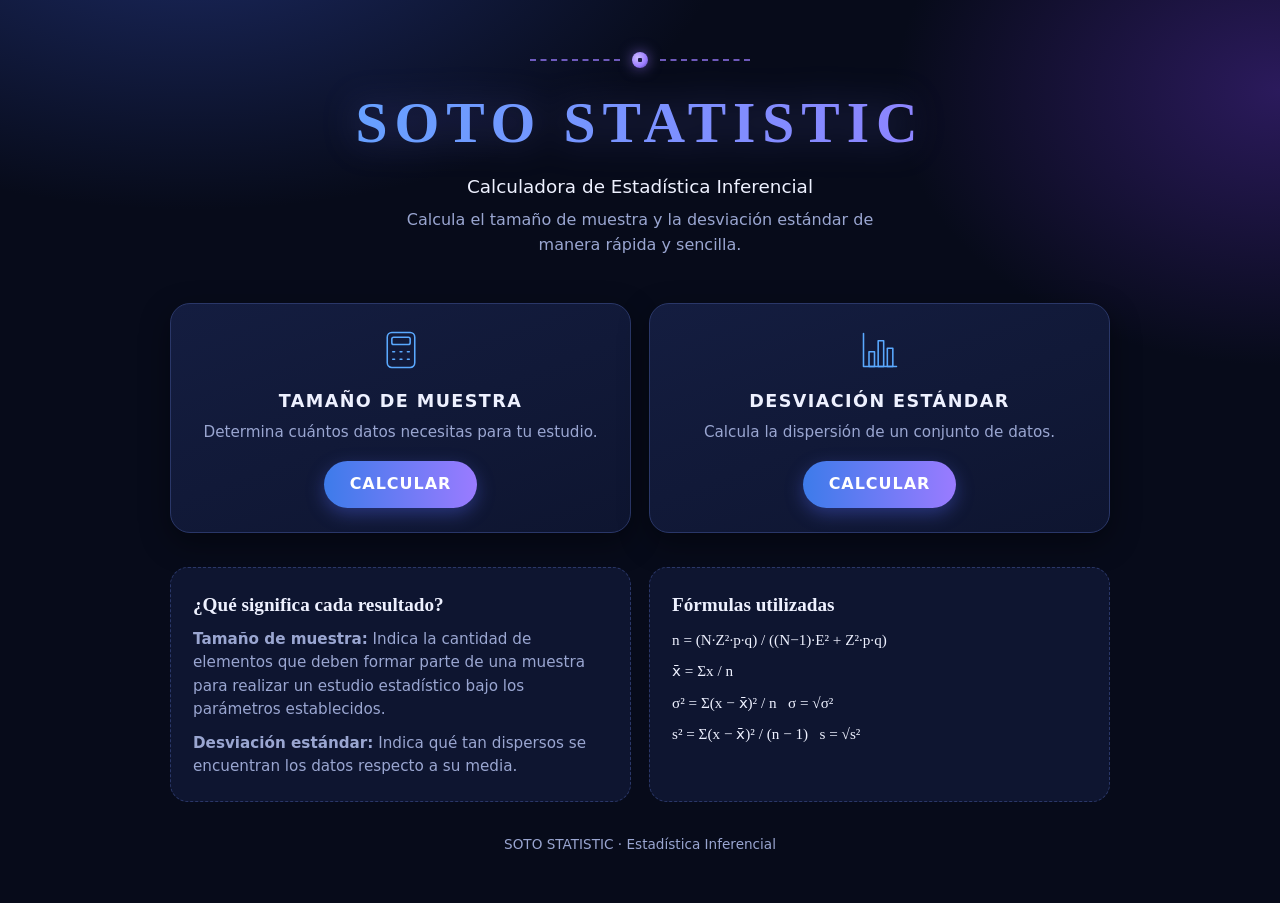
<file: index.html>
<!DOCTYPE html>
<html lang="es">
<head>
<meta charset="UTF-8">
<meta name="viewport" content="width=device-width, initial-scale=1">
<title>SOTO STATISTIC – Calculadora de Estadística Inferencial</title>
<style>
/* ===== 1. VARIABLES DE COLOR Y TIPOGRAFÍA ===== */
:root{
  --bg:#070b1a; --panel:#0e1530; --panel2:#141d40; --line:#2a3768;
  --blue:#5aa9ff; --violet:#9a7bff; --text:#eef1ff; --muted:#9aa6d1;
  --ok:#5ce1c6; --err:#ff7a93;
  --font:"Segoe UI",system-ui,-apple-system,Roboto,Helvetica,Arial,sans-serif;
  --serif:Georgia,"Times New Roman",serif;
}
*{box-sizing:border-box;margin:0}
body{
  font-family:var(--font);color:var(--text);line-height:1.55;min-height:100vh;padding:24px 16px 48px;
  background:radial-gradient(900px 500px at 15% -10%,#1c2a63 0%,transparent 60%),
             radial-gradient(700px 500px at 100% 10%,#2b1a5c 0%,transparent 55%),var(--bg);
}
.wrap{max-width:940px;margin:0 auto}
:focus-visible{outline:2px solid var(--blue);outline-offset:2px}

/* ===== 2. ENCABEZADO ===== */
header{text-align:center;padding:28px 0 20px}
.stitch{display:flex;align-items:center;justify-content:center;gap:12px;margin-bottom:10px}
.stitch i{flex:0 1 90px;border-top:2px dashed var(--violet);opacity:.7}
.button-dot{width:16px;height:16px;border-radius:50%;background:radial-gradient(circle at 35% 35%,#cdbdff,var(--violet) 60%,#4b3aa0);
  box-shadow:0 0 14px rgba(154,123,255,.6);position:relative}
.button-dot::after{content:"";position:absolute;inset:5px;background:
  radial-gradient(circle,#0a1030 2px,transparent 2.5px) 0 0/6px 6px;opacity:.9}
h1{font-family:var(--serif);font-size:clamp(2.1rem,7vw,3.6rem);letter-spacing:.12em;font-weight:700;
  background:linear-gradient(90deg,var(--blue),var(--violet));-webkit-background-clip:text;background-clip:text;color:transparent;
  filter:drop-shadow(0 0 18px rgba(120,120,255,.35))}
.subtitle{font-size:1.15rem;margin-top:6px}
.desc{color:var(--muted);max-width:52ch;margin:6px auto 0}

/* ===== 3. TARJETAS DE MENÚ ===== */
.menu{display:grid;grid-template-columns:1fr 1fr;gap:18px;margin:26px 0}
.card{background:linear-gradient(160deg,var(--panel2),var(--panel));border:1px solid var(--line);border-radius:20px;
  padding:24px;text-align:center;box-shadow:0 10px 30px rgba(0,0,0,.4);transition:transform .25s,border-color .25s,box-shadow .25s}
.card:hover{transform:translateY(-3px);border-color:var(--violet)}
.card.active{border-color:var(--blue);box-shadow:0 0 0 1px var(--blue),0 12px 34px rgba(90,169,255,.18)}
.card svg{width:44px;height:44px;stroke:var(--blue);fill:none;stroke-width:1.7;stroke-linecap:round;stroke-linejoin:round;margin-bottom:8px}
.card h2{font-size:1.1rem;letter-spacing:.08em;margin-bottom:6px}
.card p{color:var(--muted);font-size:.95rem;margin-bottom:16px}

/* ===== 4. BOTONES ===== */
button{font:inherit;cursor:pointer;border:0;border-radius:999px;padding:11px 26px;font-weight:700;letter-spacing:.06em;
  transition:transform .15s,box-shadow .2s,filter .2s}
.btn{background:linear-gradient(90deg,#3d7bea,var(--violet));color:#fff;box-shadow:0 6px 18px rgba(90,110,255,.35)}
.btn:hover{transform:translateY(-2px);box-shadow:0 10px 24px rgba(120,110,255,.5);filter:brightness(1.08)}
.btn2{background:transparent;color:var(--muted);border:1px solid var(--line)}
.btn2:hover{color:var(--text);border-color:var(--blue)}

/* ===== 5. PANELES DE CALCULADORA ===== */
.panel{display:none;background:var(--panel);border:1px solid var(--line);border-radius:22px;padding:28px;
  box-shadow:0 14px 40px rgba(0,0,0,.45);animation:in .35s ease}
.panel.show{display:block}
@keyframes in{from{opacity:0;transform:translateY(8px)}to{opacity:1;transform:none}}
.panel h3{font-family:var(--serif);font-size:1.5rem;margin-bottom:4px}
.panel .hint{color:var(--muted);margin-bottom:18px;font-size:.95rem}
.grid{display:grid;grid-template-columns:1fr 1fr;gap:16px}
label{display:block;font-size:.9rem;color:var(--muted);margin-bottom:5px}
input,select,textarea{width:100%;font:inherit;color:var(--text);background:#0a1029;border:1px solid var(--line);
  border-radius:12px;padding:11px 14px;transition:border-color .2s,box-shadow .2s}
input:focus,select:focus,textarea:focus{outline:0;border-color:var(--blue);box-shadow:0 0 0 3px rgba(90,169,255,.2)}
textarea{min-height:120px;resize:vertical}
.actions{display:flex;gap:12px;margin-top:20px;flex-wrap:wrap}

/* ===== 6. RESULTADOS ===== */
.msg{display:none;margin-top:16px;padding:12px 16px;border-radius:12px;background:rgba(255,122,147,.1);
  border:1px solid var(--err);color:var(--err)}
.result{display:none;margin-top:22px;padding:22px;border-radius:18px;border:1px solid var(--violet);
  background:linear-gradient(160deg,#1a2050,#120f36);box-shadow:inset 0 0 30px rgba(154,123,255,.12)}
.big{font-size:clamp(1.3rem,4.5vw,2rem);font-weight:800;color:var(--ok);text-align:center;margin-bottom:12px}
.chips{display:flex;flex-wrap:wrap;gap:8px;justify-content:center;margin-bottom:12px}
.chip{background:#0a1029;border:1px solid var(--line);border-radius:999px;padding:4px 14px;font-size:.92rem}
.formula{text-align:center;color:var(--muted);font-family:var(--serif);font-style:italic;overflow-x:auto;padding-top:4px}
.stats{display:grid;grid-template-columns:1fr 1fr;gap:12px;margin-top:14px}
.stat{background:#0a1029;border:1px solid var(--line);border-radius:14px;padding:12px 16px}
.stat span{display:block;font-size:.85rem;color:var(--muted)}
.stat b{font-size:1.25rem}
.stat.hl{border-color:var(--ok)}
.stat.hl b{color:var(--ok)}

/* ===== 7. SECCIÓN EDUCATIVA ===== */
.edu{margin-top:34px;display:grid;grid-template-columns:1fr 1fr;gap:18px}
.edu section{background:var(--panel);border:1px dashed var(--line);border-radius:18px;padding:22px}
.edu h4{font-family:var(--serif);font-size:1.2rem;margin-bottom:8px}
.edu p,.edu li{color:var(--muted);font-size:.95rem}
.edu ul{list-style:none;padding:0}
.edu li{margin:8px 0;font-family:var(--serif);color:var(--text)}
footer{text-align:center;color:var(--muted);font-size:.85rem;margin-top:32px}

/* ===== 8. RESPONSIVE ===== */
@media(max-width:640px){
  .menu,.grid,.edu,.stats{grid-template-columns:1fr}
  .panel{padding:20px}
}
@media(prefers-reduced-motion:reduce){*{animation:none!important;transition:none!important}}
</style>
</head>
<body>
<div class="wrap">

  <!-- ===== ENCABEZADO ===== -->
  <header>
    <div class="stitch"><i></i><span class="button-dot"></span><i></i></div>
    <h1>SOTO STATISTIC</h1>
    <p class="subtitle">Calculadora de Estadística Inferencial</p>
    <p class="desc">Calcula el tamaño de muestra y la desviación estándar de manera rápida y sencilla.</p>
  </header>

  <!-- ===== MENÚ DE TARJETAS ===== -->
  <div class="menu">
    <div class="card" id="card-muestra">
      <svg viewBox="0 0 48 48" aria-hidden="true"><rect x="9" y="5" width="30" height="38" rx="5"/><rect x="14" y="10" width="20" height="8" rx="2"/><path d="M15 26h2M23 26h2M31 26h2M15 34h2M23 34h2M31 34h2"/></svg>
      <h2>TAMAÑO DE MUESTRA</h2>
      <p>Determina cuántos datos necesitas para tu estudio.</p>
      <button class="btn" data-target="muestra">CALCULAR</button>
    </div>
    <div class="card" id="card-desv">
      <svg viewBox="0 0 48 48" aria-hidden="true"><path d="M6 42h36M6 42V6"/><rect x="12" y="26" width="6" height="16"/><rect x="22" y="14" width="6" height="28"/><rect x="32" y="22" width="6" height="20"/></svg>
      <h2>DESVIACIÓN ESTÁNDAR</h2>
      <p>Calcula la dispersión de un conjunto de datos.</p>
      <button class="btn" data-target="desv">CALCULAR</button>
    </div>
  </div>

  <!-- ===== MÓDULO 1: TAMAÑO DE MUESTRA ===== -->
  <section class="panel" id="panel-muestra">
    <h3>Calculadora de Tamaño de Muestra</h3>
    <p class="hint">Población finita. Completa los campos y presiona CALCULAR.</p>
    <div class="grid">
      <div><label for="N">Tamaño de población (N)</label><input id="N" type="number" min="1" step="any" placeholder="Ej: 500"></div>
      <div><label for="conf">Nivel de confianza</label>
        <select id="conf"><option value="1.645">90%</option><option value="1.96" selected>95%</option><option value="2.576">99%</option></select></div>
      <div><label for="E">Margen de error (%)</label><input id="E" type="number" step="any" placeholder="Ej: 5"></div>
      <div><label for="p">Proporción esperada p (%)</label><input id="p" type="number" step="any" value="50"></div>
    </div>
    <div class="msg" id="msg-muestra" role="alert"></div>
    <div class="actions"><button class="btn" id="calc-muestra">CALCULAR</button><button class="btn2" id="clear-muestra">LIMPIAR</button></div>
    <div class="result" id="res-muestra">
      <div class="big" id="n-out"></div>
      <div class="chips" id="n-params"></div>
      <div class="formula">n = (N × Z² × p × q) / ((N − 1) × E² + Z² × p × q)</div>
    </div>
  </section>

  <!-- ===== MÓDULO 2: DESVIACIÓN ESTÁNDAR ===== -->
  <section class="panel" id="panel-desv">
    <h3>Calculadora de Desviación Estándar</h3>
    <p class="hint">Ingresa los datos separados por comas, espacios o saltos de línea.</p>
    <label for="datos">Datos</label>
    <textarea id="datos" placeholder="12, 15, 18, 20, 14, 16"></textarea>
    <div class="msg" id="msg-desv" role="alert"></div>
    <div class="actions"><button class="btn" id="calc-desv">CALCULAR</button><button class="btn2" id="clear-desv">LIMPIAR</button></div>
    <div class="result" id="res-desv">
      <div class="stats">
        <div class="stat hl"><span>Desviación estándar poblacional</span><b id="o-sp"></b></div>
        <div class="stat hl"><span>Desviación estándar muestral</span><b id="o-ss"></b></div>
        <div class="stat"><span>Número de datos</span><b id="o-n"></b></div>
        <div class="stat"><span>Media</span><b id="o-mean"></b></div>
        <div class="stat"><span>Varianza poblacional</span><b id="o-vp"></b></div>
        <div class="stat"><span>Varianza muestral</span><b id="o-vs"></b></div>
      </div>
    </div>
  </section>

  <!-- ===== SECCIÓN EDUCATIVA ===== -->
  <div class="edu">
    <section>
      <h4>¿Qué significa cada resultado?</h4>
      <p><b>Tamaño de muestra:</b> Indica la cantidad de elementos que deben formar parte de una muestra para realizar un estudio estadístico bajo los parámetros establecidos.</p>
      <p style="margin-top:10px"><b>Desviación estándar:</b> Indica qué tan dispersos se encuentran los datos respecto a su media.</p>
    </section>
    <section>
      <h4>Fórmulas utilizadas</h4>
      <ul>
        <li>n = (N·Z²·p·q) / ((N−1)·E² + Z²·p·q)</li>
        <li>x̄ = Σx / n</li>
        <li>σ² = Σ(x − x̄)² / n &nbsp; σ = √σ²</li>
        <li>s² = Σ(x − x̄)² / (n − 1) &nbsp; s = √s²</li>
      </ul>
    </section>
  </div>
  <footer>SOTO STATISTIC · Estadística Inferencial</footer>
</div>

<script>
/* ===== UTILIDADES ===== */
const $ = id => document.getElementById(id);

function showError(id, text){ const m=$(id); m.textContent=text; m.style.display="block"; }
function hideMsg(id){ $(id).style.display="none"; }

/* ===== NAVEGACIÓN ENTRE CALCULADORAS ===== */
function openPanel(name){
  ["muestra","desv"].forEach(k=>{
    $("panel-"+k).classList.toggle("show", k===name);
    $("card-"+k).classList.toggle("active", k===name);
  });
  $("panel-"+name).scrollIntoView({behavior:"smooth",block:"start"});
}
document.querySelectorAll("[data-target]").forEach(b=>
  b.addEventListener("click",()=>openPanel(b.dataset.target)));

/* ===== MÓDULO 1: TAMAÑO DE MUESTRA ===== */
function calcularMuestra(){
  hideMsg("msg-muestra"); $("res-muestra").style.display="none";

  const rawN=$("N").value.trim(), rawE=$("E").value.trim(), rawP=$("p").value.trim();
  if(rawN===""||rawE===""||rawP===""){ return showError("msg-muestra","Completa todos los campos."); }

  const N=Number(rawN), E=Number(rawE)/100, p=Number(rawP)/100, Z=Number($("conf").value);
  if(!isFinite(N)||!isFinite(E)||!isFinite(p)) return showError("msg-muestra","Ingresa solo valores numéricos.");
  if(N<=0)            return showError("msg-muestra","El tamaño de población (N) debe ser mayor que 0.");
  if(E<=0||E>=1)      return showError("msg-muestra","El margen de error debe ser mayor que 0% y menor que 100%.");
  if(p<0||p>1)        return showError("msg-muestra","La proporción esperada (p) debe estar entre 0% y 100%.");

  const q=1-p;
  const n=Math.ceil((N*Z*Z*p*q)/((N-1)*E*E+Z*Z*p*q));   // se redondea hacia arriba

  if(!isFinite(n)) return showError("msg-muestra","No se puede calcular con estos valores. Revisa N y p.");

  $("n-out").textContent="Tamaño de muestra requerido: "+n;
  $("n-params").innerHTML=[["N",N],["Z",Z],["p",p.toFixed(2)],["q",q.toFixed(2)],["E",E.toFixed(2)]]
    .map(([k,v])=>`<span class="chip">${k} = ${v}</span>`).join("");
  $("res-muestra").style.display="block";
}
function limpiarMuestra(){
  $("N").value=""; $("E").value=""; $("p").value="50"; $("conf").value="1.96";
  hideMsg("msg-muestra"); $("res-muestra").style.display="none";
}

/* ===== MÓDULO 2: DESVIACIÓN ESTÁNDAR ===== */
const fmt = x => Number.isInteger(x) ? String(x) : x.toFixed(4).replace(/0+$/,"").replace(/\.$/,"");

function calcularDesv(){
  hideMsg("msg-desv"); $("res-desv").style.display="none";

  const texto=$("datos").value.trim();
  if(texto==="") return showError("msg-desv","Ingresa al menos un dato.");

  // separa por comas, espacios o saltos de línea
  const partes=texto.split(/[\s,;]+/).filter(s=>s!=="");
  const datos=partes.map(Number);
  const malos=partes.filter((s,i)=>!isFinite(datos[i]));
  if(malos.length) return showError("msg-desv","Valor no numérico: \""+malos[0]+"\". Usa solo números (punto como decimal).");
  if(datos.length<2) return showError("msg-desv","Ingresa al menos 2 datos para calcular la desviación muestral.");

  const n=datos.length;
  const media=datos.reduce((a,b)=>a+b,0)/n;
  const sc=datos.reduce((a,x)=>a+(x-media)**2,0);   // Σ(x − x̄)²
  const vp=sc/n, vs=sc/(n-1);

  $("o-n").textContent=n;
  $("o-mean").textContent=fmt(media);
  $("o-vp").textContent=fmt(vp);
  $("o-vs").textContent=fmt(vs);
  $("o-sp").textContent=fmt(Math.sqrt(vp));
  $("o-ss").textContent=fmt(Math.sqrt(vs));
  $("res-desv").style.display="block";
}
function limpiarDesv(){
  $("datos").value=""; hideMsg("msg-desv"); $("res-desv").style.display="none";
}

/* ===== EVENTOS ===== */
$("calc-muestra").addEventListener("click",calcularMuestra);
$("clear-muestra").addEventListener("click",limpiarMuestra);
$("calc-desv").addEventListener("click",calcularDesv);
$("clear-desv").addEventListener("click",limpiarDesv);
["N","E","p"].forEach(id=>$(id).addEventListener("keydown",e=>{ if(e.key==="Enter") calcularMuestra(); }));
</script>
</body>
</html>
</file>
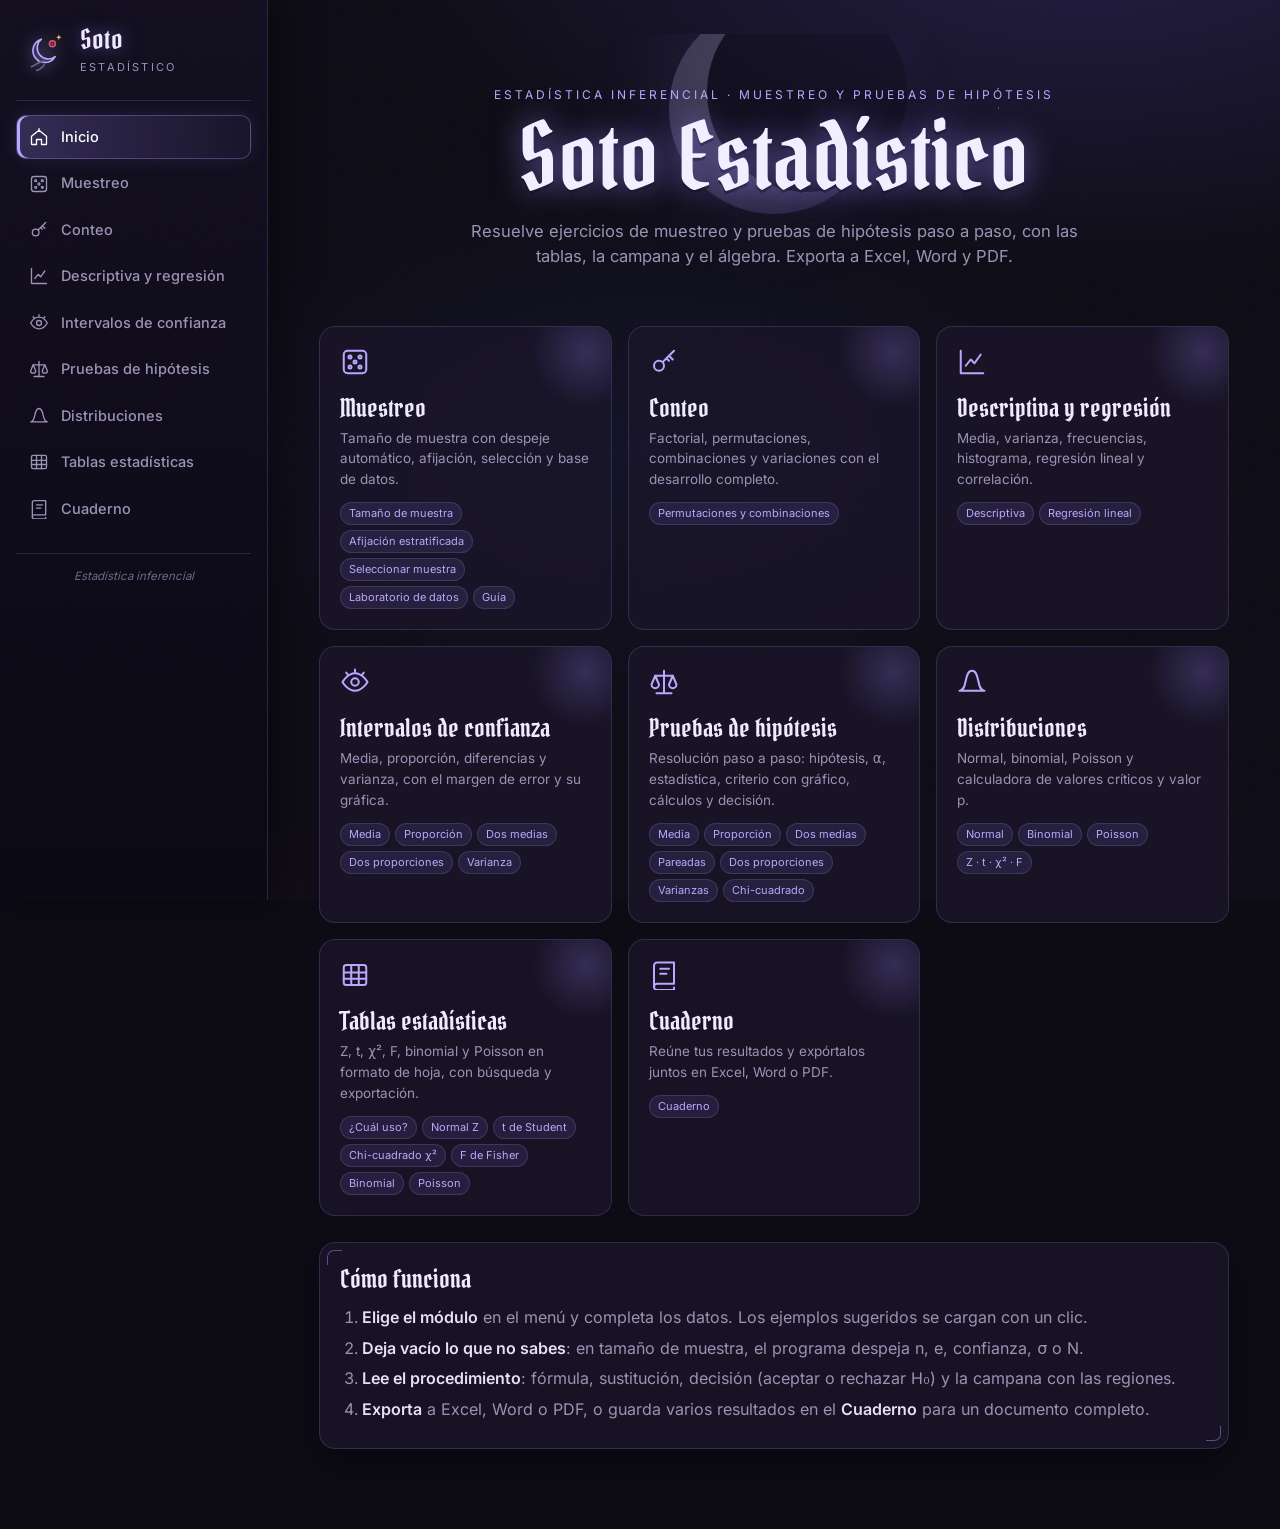
<file: version-3/index.html>
<!doctype html>
<html lang="es">
<head>
<meta charset="utf-8">
<meta name="viewport" content="width=device-width, initial-scale=1">
<title>Soto Estadístico</title>
<link rel="icon" href="data:image/svg+xml,<svg xmlns='http://www.w3.org/2000/svg' viewBox='0 0 24 24'><rect width='24' height='24' rx='6' fill='%23241a44'/><path d='M17 14.5A6 6 0 1 1 10 6a5 5 0 0 0 7 8.5z' fill='%23b9a8ff'/></svg>">
<link rel="stylesheet" href="lib/katex/katex.min.css">
<link rel="stylesheet" href="css/style.css">
</head>
<body>
<div class="stars"></div>
<button id="burger" aria-label="Menú"><svg width="22" height="22" viewBox="0 0 24 24" fill="none" stroke="currentColor" stroke-width="2" stroke-linecap="round"><path d="M4 7h16M4 12h16M4 17h16"/></svg></button>
<div id="scrim"></div>
<div id="app">
  <aside id="side">
    <div class="brand">
      <svg width="44" height="44" viewBox="0 0 48 48" fill="none" stroke="#b9a8ff" stroke-width="1.8" stroke-linecap="round" stroke-linejoin="round"><path d="M34 29a13 13 0 1 1-15-19 10.5 10.5 0 0 0 15 19z" fill="rgba(143,124,232,.18)"/><circle cx="31" cy="15" r="3.2" stroke="#d4556a"/><circle cx="31" cy="15" r="1" fill="#d4556a" stroke="none"/><path d="M8 40c6-2 8-6 14-6M14 44c4-1 6-3 8-6" stroke="#6d6590"/><path d="M38 5l.8 2.2L41 8l-2.2.8L38 11l-.8-2.2L35 8l2.2-.8z" fill="#f0c75e" stroke="none"/></svg>
      <div><b>Soto</b><small>Estadístico</small></div>
    </div>
    <nav id="nav"></nav>
    <div class="side-foot">Estadística inferencial</div>
  </aside>
  <main id="main"></main>
</div>

<script src="lib/exceljs.min.js"></script>
<script src="lib/docx.iife.js"></script>
<script src="lib/html2pdf.bundle.min.js"></script>
<script src="lib/katex/katex.min.js"></script>
<script src="js/math.js"></script>
<script src="js/charts.js"></script>
<script src="js/report.js"></script>
<script src="js/export.js"></script>
<script src="js/ui.js"></script>
<script src="js/common.js"></script>
<script src="js/app.js"></script>
<script src="js/htest.js"></script>
<script src="js/mod-muestreo.js"></script>
<script src="js/mod-conteo.js"></script>
<script src="js/mod-descriptiva.js"></script>
<script src="js/mod-intervalos.js"></script>
<script src="js/mod-hipotesis.js"></script>
<script src="js/mod-dist.js"></script>
<script src="js/mod-tablas.js"></script>
<script src="js/mod-cuaderno.js"></script>
</body>
</html>
</file>
<file: version-3/css/style.css>
/* Soto Estadístico — gótico, nocturno y fantástico */
@font-face { font-family: 'Pirata One'; src: url('../fonts/pirata-one-latin-400-normal.woff2') format('woff2'); font-weight: 400; font-display: swap; }
@font-face { font-family: 'Inter'; src: url('../fonts/inter-latin-400-normal.woff2') format('woff2'); font-weight: 400; font-display: swap; }
@font-face { font-family: 'Inter'; src: url('../fonts/inter-latin-500-normal.woff2') format('woff2'); font-weight: 500; font-display: swap; }
@font-face { font-family: 'Inter'; src: url('../fonts/inter-latin-600-normal.woff2') format('woff2'); font-weight: 600; font-display: swap; }

:root {
  --bg: #0d0b14; --bg2: #14111f; --panel: rgba(28, 23, 44, .72); --panel2: rgba(38, 31, 60, .6);
  --line: rgba(150, 130, 220, .22); --line2: rgba(150, 130, 220, .38);
  --fg: #e6e0f2; --mute: #9b93b5; --dim: #6f688a;
  --violet: #8f7ce8; --violet2: #b9a8ff; --blue: #3c4f9c; --night: #1a1d3d;
  --red: #b83c4e; --red2: #d4556a; --gold: #f0c75e; --ok: #6fc7a3;
  --serif: 'Pirata One', 'IM Fell English', Georgia, serif; --sans: 'Inter', system-ui, -apple-system, 'Segoe UI', sans-serif;
  --glow: 0 0 0 1px var(--line2), 0 0 22px rgba(143, 124, 232, .25);
}
* { box-sizing: border-box; }
html { scroll-behavior: smooth; }
body {
  margin: 0; font-family: var(--sans); color: var(--fg); line-height: 1.55; min-height: 100vh;
  background:
    radial-gradient(1200px 600px at 85% -10%, rgba(78, 64, 160, .35), transparent 60%),
    radial-gradient(900px 500px at -10% 110%, rgba(110, 30, 60, .22), transparent 60%),
    radial-gradient(700px 400px at 50% 50%, rgba(30, 40, 90, .25), transparent 70%), var(--bg);
  background-attachment: fixed;
}
body::before { /* niebla y grano de papel antiguo */
  content: ''; position: fixed; inset: 0; pointer-events: none; z-index: 0; opacity: .55;
  background-image: url("data:image/svg+xml;utf8,<svg xmlns='http://www.w3.org/2000/svg' width='160' height='160'><filter id='n'><feTurbulence type='fractalNoise' baseFrequency='.85' numOctaves='2' stitchTiles='stitch'/><feColorMatrix values='0 0 0 0 .6  0 0 0 0 .55  0 0 0 0 .8  0 0 0 .06 0'/></filter><rect width='160' height='160' filter='url(%23n)'/></svg>");
}
a { color: inherit; text-decoration: none; }
button { font-family: inherit; }

/* estrellas sutiles */
.stars { position: fixed; inset: 0; pointer-events: none; z-index: 0; background-image:
  radial-gradient(1.2px 1.2px at 12% 18%, #cfc4ff 50%, transparent 52%), radial-gradient(1px 1px at 78% 12%, #fff 50%, transparent 52%),
  radial-gradient(1.4px 1.4px at 90% 60%, #cfc4ff 50%, transparent 52%), radial-gradient(1px 1px at 30% 82%, #fff 50%, transparent 52%),
  radial-gradient(1px 1px at 55% 30%, #bdb0ff 50%, transparent 52%), radial-gradient(1.2px 1.2px at 5% 70%, #fff 50%, transparent 52%),
  radial-gradient(1px 1px at 66% 90%, #cfc4ff 50%, transparent 52%); opacity: .55; animation: twinkle 7s ease-in-out infinite alternate; }
@keyframes twinkle { from { opacity: .3 } to { opacity: .7 } }

/* ===== estructura ===== */
#app { position: relative; z-index: 1; display: grid; grid-template-columns: 268px 1fr; min-height: 100vh; }
#side {
  position: sticky; top: 0; height: 100vh; overflow-y: auto; padding: 26px 16px 20px;
  background: linear-gradient(180deg, rgba(20, 16, 34, .92), rgba(12, 10, 22, .95)); border-right: 1px solid var(--line);
  box-shadow: 8px 0 40px rgba(0, 0, 0, .45);
}
#side::after { content: ''; position: absolute; right: -1px; top: 0; bottom: 0; width: 1px; background: linear-gradient(180deg, transparent, var(--violet), transparent); opacity: .5; }
.brand { display: flex; align-items: center; gap: 12px; padding: 0 8px 22px; border-bottom: 1px solid var(--line); margin-bottom: 14px; }
.brand svg { flex: none; filter: drop-shadow(0 0 8px rgba(185, 168, 255, .6)); }
.brand b { display: block; font: 400 27px/1 var(--serif); letter-spacing: .5px; color: #efe9ff; text-shadow: 0 0 18px rgba(143, 124, 232, .6); }
.brand small { color: var(--mute); font-size: 11px; letter-spacing: 2.2px; text-transform: uppercase; }
#nav a { display: flex; align-items: center; gap: 12px; padding: 10px 12px; margin: 2px 0; border-radius: 10px; color: var(--mute); font-size: 14.5px; font-weight: 500; border: 1px solid transparent; transition: .2s; }
#nav a:hover { color: var(--fg); background: rgba(143, 124, 232, .1); border-color: var(--line); }
#nav a.on { color: #fff; background: linear-gradient(90deg, rgba(143, 124, 232, .28), rgba(143, 124, 232, .06)); border-color: var(--line2); box-shadow: inset 3px 0 0 var(--violet2), 0 0 18px rgba(143, 124, 232, .15); }
.ico { flex: none; }
.side-foot { margin-top: 22px; padding: 14px 10px 0; border-top: 1px solid var(--line); color: var(--dim); font-size: 11.5px; text-align: center; font-style: italic; }
#main { padding: 34px clamp(18px, 4vw, 56px) 80px; max-width: 1280px; width: 100%; }
#burger { display: none; }
#scrim { display: none; }

/* ===== cabeceras ===== */
h1, h2 { font-family: var(--serif); font-weight: 400; letter-spacing: .6px; margin: 0; }
.mod-head { display: flex; align-items: center; gap: 18px; margin-bottom: 18px; }
.mod-ico { width: 58px; height: 58px; display: grid; place-items: center; border-radius: 16px; background: linear-gradient(145deg, rgba(143, 124, 232, .3), rgba(184, 60, 78, .18)); border: 1px solid var(--line2); color: var(--violet2); box-shadow: var(--glow); }
.mod-head h1 { font-size: clamp(34px, 5vw, 46px); line-height: 1; text-shadow: 0 0 24px rgba(143, 124, 232, .45); }
.mod-head p { margin: 6px 0 0; color: var(--mute); }
.tabs { display: flex; gap: 6px; flex-wrap: wrap; margin: 6px 0 22px; padding-bottom: 12px; border-bottom: 1px solid var(--line); }
.tabs a { padding: 8px 15px; border-radius: 999px; font-size: 13.5px; font-weight: 500; color: var(--mute); border: 1px solid var(--line); background: rgba(20, 16, 34, .5); transition: .2s; }
.tabs a:hover { color: var(--fg); border-color: var(--line2); box-shadow: 0 0 14px rgba(143, 124, 232, .2); }
.tabs a.on { color: #fff; background: linear-gradient(135deg, rgba(143, 124, 232, .45), rgba(184, 60, 78, .3)); border-color: var(--violet); box-shadow: 0 0 18px rgba(143, 124, 232, .35); }
.tool-head h2 { font-size: 30px; color: #efe9ff; }
.tool-head p { margin: 6px 0 20px; color: var(--mute); max-width: 82ch; }
.tool-head b { color: var(--violet2); font-weight: 600; }

/* ===== portada ===== */
.hero { position: relative; text-align: center; padding: 52px 10px 34px; overflow: hidden; }
.hero-moon { position: absolute; left: 50%; top: -30px; width: 210px; height: 210px; transform: translateX(-50%); border-radius: 50%; background: radial-gradient(circle at 35% 35%, #efe9ff, #b9a8ff 55%, #5b4bb5 100%); box-shadow: 0 0 80px 20px rgba(143, 124, 232, .35); opacity: .22; filter: blur(.5px); }
.hero-moon::after { content: ''; position: absolute; left: 38px; top: -12px; width: 200px; height: 200px; border-radius: 50%; background: var(--bg); }
.hero-kicker { position: relative; color: var(--violet2); letter-spacing: 3px; text-transform: uppercase; font-size: 12px; margin: 0 0 6px; }
.hero h1 { position: relative; font-size: clamp(52px, 9vw, 92px); line-height: 1; color: #f3eeff; text-shadow: 0 0 30px rgba(143, 124, 232, .7), 0 3px 0 rgba(0, 0, 0, .5); }
.hero-sub { position: relative; max-width: 62ch; margin: 16px auto 0; color: var(--mute); font-size: 16.5px; }
.cards { display: grid; grid-template-columns: repeat(auto-fill, minmax(255px, 1fr)); gap: 16px; margin-top: 22px; }
.mcard { position: relative; display: block; padding: 20px; border-radius: 16px; background: var(--panel); border: 1px solid var(--line); backdrop-filter: blur(6px); transition: .25s; overflow: hidden; }
.mcard::before { content: ''; position: absolute; right: -30px; top: -30px; width: 110px; height: 110px; border-radius: 50%; background: radial-gradient(circle, rgba(143, 124, 232, .25), transparent 70%); }
.mcard:hover { transform: translateY(-3px); border-color: var(--violet); box-shadow: var(--glow); }
.mi { color: var(--violet2); margin-bottom: 8px; }
.mcard h3 { margin: 0 0 4px; font: 400 25px var(--serif); color: #f0eaff; }
.mcard p { margin: 0 0 12px; color: var(--mute); font-size: 13.5px; }
.mtools { display: flex; gap: 5px; flex-wrap: wrap; }
.mtools span { font-size: 11px; padding: 2px 8px; border-radius: 999px; background: rgba(143, 124, 232, .12); color: var(--violet2); border: 1px solid var(--line); }
.how { margin-top: 26px; }
.how h3, .card h3 { margin: 0 0 10px; font: 400 25px var(--serif); color: #f0eaff; }
.how ol { margin: 0; padding-left: 22px; color: var(--mute); }
.how li { margin: 6px 0; } .how b { color: var(--fg); }

/* ===== tarjetas y formularios ===== */
.card { background: var(--panel); border: 1px solid var(--line); border-radius: 16px; padding: 20px; backdrop-filter: blur(8px); box-shadow: 0 14px 40px rgba(0, 0, 0, .35); position: relative; }
.card::before, .card::after { content: ''; position: absolute; width: 14px; height: 14px; border: 1px solid var(--violet); opacity: .55; pointer-events: none; }
.card::before { left: 7px; top: 7px; border-right: none; border-bottom: none; border-top-left-radius: 7px; }
.card::after { right: 7px; bottom: 7px; border-left: none; border-top: none; border-bottom-right-radius: 7px; }
.tool-grid { display: grid; grid-template-columns: minmax(300px, 400px) minmax(0, 1fr); gap: 22px; align-items: start; }
.input-card { position: sticky; top: 18px; }
.form { display: grid; grid-template-columns: 1fr 1fr; gap: 14px 14px; }
.fld { display: flex; flex-direction: column; gap: 5px; min-width: 0; }
.fld.wide { grid-column: 1 / -1; }
.lab { font-size: 12.5px; font-weight: 600; color: var(--violet2); letter-spacing: .2px; }
.lab em { font-style: normal; color: var(--dim); font-weight: 400; }
.fld small { color: var(--dim); font-size: 11.5px; line-height: 1.35; }
input[type=text], select, textarea {
  width: 100%; padding: 10px 12px; font: 500 14.5px var(--sans); color: var(--fg); background: rgba(8, 6, 16, .6);
  border: 1px solid var(--line); border-radius: 10px; outline: none; transition: .18s; box-shadow: inset 0 2px 8px rgba(0, 0, 0, .4);
}
input[type=text]::placeholder, textarea::placeholder { color: #5f5878; font-weight: 400; }
input:focus, select:focus, textarea:focus { border-color: var(--violet); box-shadow: 0 0 0 3px rgba(143, 124, 232, .2), inset 0 2px 8px rgba(0, 0, 0, .4); }
select { appearance: none; background-image: url("data:image/svg+xml;utf8,<svg xmlns='http://www.w3.org/2000/svg' width='12' height='8'><path d='M1 1l5 5 5-5' fill='none' stroke='%239b93b5' stroke-width='1.6'/></svg>"); background-repeat: no-repeat; background-position: right 12px center; padding-right: 32px; }
select option { background: #15111f; color: var(--fg); }
textarea { resize: vertical; font-family: ui-monospace, 'SF Mono', Menlo, monospace; font-size: 13px; line-height: 1.5; }
.fld.chk { flex-direction: row; align-items: center; gap: 10px; } .fld.chk input { accent-color: var(--violet); width: 18px; height: 18px; }
.note { margin-top: 14px; padding: 10px 12px; font-size: 12.5px; color: var(--mute); border-left: 3px solid var(--red); background: rgba(184, 60, 78, .08); border-radius: 0 8px 8px 0; }
.actions { display: flex; gap: 10px; margin-top: 18px; }

/* ===== botones ===== */
.btn { display: inline-flex; align-items: center; justify-content: center; gap: 8px; padding: 11px 20px; font: 600 14px var(--sans); color: #fff; cursor: pointer; border-radius: 12px; border: 1px solid var(--violet); background: linear-gradient(135deg, #5a45b8, #3d2c7a); box-shadow: 0 4px 20px rgba(90, 69, 184, .4), inset 0 1px 0 rgba(255, 255, 255, .15); transition: .2s; }
.btn:hover { transform: translateY(-1px); box-shadow: 0 6px 28px rgba(143, 124, 232, .55), inset 0 1px 0 rgba(255, 255, 255, .2); filter: brightness(1.1); }
.btn:active { transform: translateY(0); } .btn:disabled { opacity: .5; cursor: wait; }
.btn.primary { flex: 1; background: linear-gradient(135deg, #6a4fd0, #4a2f8f 60%, #7a2e44); border-color: var(--violet2); }
.btn.ghost { background: transparent; border-color: var(--line2); color: var(--mute); box-shadow: none; }
.btn.ghost:hover { color: var(--fg); border-color: var(--violet); }
.btn.sm { padding: 7px 13px; font-size: 12.5px; border-radius: 9px; }
.btn.xl { background: linear-gradient(135deg, #1f6b4c, #134733); border-color: #4fb38a; box-shadow: 0 4px 16px rgba(40, 140, 100, .3); }
.btn.wd { background: linear-gradient(135deg, #2b4f9e, #1b3470); border-color: #6c8fe0; box-shadow: 0 4px 16px rgba(60, 100, 200, .3); }
.btn.pd { background: linear-gradient(135deg, #a5304a, #6e1d31); border-color: #d4556a; box-shadow: 0 4px 16px rgba(184, 60, 78, .35); }
.btn.ghost.sm { background: transparent; }
.examples { margin-top: 18px; padding-top: 14px; border-top: 1px dashed var(--line); display: flex; flex-wrap: wrap; gap: 7px; }
.ex-t { width: 100%; font-size: 11.5px; text-transform: uppercase; letter-spacing: 1.6px; color: var(--dim); }
.chip { padding: 6px 11px; font: 500 12px var(--sans); color: var(--violet2); background: rgba(143, 124, 232, .1); border: 1px solid var(--line); border-radius: 999px; cursor: pointer; transition: .18s; }
.chip:hover { background: rgba(143, 124, 232, .24); border-color: var(--violet); box-shadow: 0 0 12px rgba(143, 124, 232, .3); color: #fff; }

/* ===== resultados ===== */
.placeholder { text-align: center; padding: 60px 20px; color: var(--dim); border: 1px dashed var(--line); border-radius: 16px; background: rgba(10, 8, 18, .35); }
.ph-ico { color: var(--violet); opacity: .55; margin-bottom: 10px; }
.err { display: flex; gap: 14px; padding: 18px; border-radius: 14px; background: rgba(184, 60, 78, .12); border: 1px solid rgba(212, 85, 106, .5); color: #f3c9d0; }
.err span { font-size: 26px; color: var(--red2); }
.rbar { display: flex; align-items: center; gap: 8px; flex-wrap: wrap; padding: 10px 14px; margin-bottom: 14px; border: 1px solid var(--line); border-radius: 14px; background: var(--panel2); }
.rbar-t { color: var(--mute); font-size: 12px; text-transform: uppercase; letter-spacing: 1.4px; margin-right: auto; }
.report { border: 1px solid var(--line2); border-radius: 18px; padding: 26px clamp(16px, 3vw, 34px) 30px; background: linear-gradient(180deg, rgba(30, 24, 48, .88), rgba(18, 14, 30, .9)); box-shadow: 0 20px 60px rgba(0, 0, 0, .5), inset 0 0 60px rgba(143, 124, 232, .04); animation: rise .5s ease; }
@keyframes rise { from { opacity: 0; transform: translateY(10px); } to { opacity: 1; transform: none; } }
.rep-head { border-bottom: 1px solid var(--line2); padding-bottom: 14px; margin-bottom: 8px; position: relative; }
.rep-head::after { content: '✦'; position: absolute; left: 50%; bottom: -11px; transform: translateX(-50%); background: #1a1530; padding: 0 10px; color: var(--violet); font-size: 14px; }
.rep-mod { color: var(--red2); text-transform: uppercase; letter-spacing: 3px; font-size: 11.5px; font-weight: 600; }
.report h2 { font-size: clamp(28px, 4vw, 38px); line-height: 1.1; color: #f3eeff; margin: 4px 0; text-shadow: 0 0 20px rgba(143, 124, 232, .4); }
.rep-sub { margin: 4px 0 0; color: var(--mute); font-style: italic; } .rep-date { color: var(--dim); font-size: 12px; margin-top: 4px; }
.blk { margin-top: 14px; }
.blk-h h3 { font: 400 26px var(--serif); margin: 22px 0 4px; color: var(--violet2); letter-spacing: .4px; }
.ornament { color: var(--red2); font-size: 15px; vertical-align: middle; }
.blk-p p { margin: 0; color: #cfc8e2; }
.eq { text-align: center; font: italic 500 18px/1.8 Cambria, 'Cambria Math', Georgia, serif; padding: 14px 16px; border-radius: 12px; background: rgba(143, 124, 232, .09); border: 1px solid var(--line); color: #f1ecff; overflow-x: auto; }
.step { display: flex; gap: 14px; padding: 14px 16px; border-radius: 14px; background: rgba(10, 8, 20, .5); border: 1px solid var(--line); }
.step-n { flex: none; width: 36px; height: 36px; display: grid; place-items: center; border-radius: 50% 50% 50% 8px; font: 400 21px var(--serif); color: #fff; background: linear-gradient(145deg, #6a4fd0, #7a2e44); box-shadow: 0 0 14px rgba(143, 124, 232, .45); }
.step-b h4 { margin: 2px 0 5px; font-size: 14.5px; color: var(--violet2); font-weight: 600; }
.sl { font-family: Cambria, 'Cambria Math', Georgia, serif; font-size: 16px; color: #ece7f8; margin: 3px 0; overflow-x: auto; }
.cap { color: var(--red2); font-size: 12.5px; font-weight: 600; margin-bottom: 6px; letter-spacing: .3px; } .cap.center { text-align: center; color: var(--dim); font-weight: 400; font-style: italic; margin-top: 4px; }
table { border-collapse: collapse; width: 100%; }
.kv th, .kv td { padding: 8px 12px; border-bottom: 1px solid var(--line); text-align: left; font-size: 14px; }
.kv th { width: 44%; color: var(--violet2); font-weight: 600; background: rgba(143, 124, 232, .07); }
.tscroll { overflow-x: auto; border-radius: 10px; border: 1px solid var(--line); }
.grid th { background: linear-gradient(180deg, #4a3a92, #3a2b78); color: #fff; padding: 8px 12px; font-size: 12.5px; font-weight: 600; white-space: nowrap; position: sticky; top: 0; }
.grid td { padding: 6px 12px; text-align: center; font-size: 13.5px; border-top: 1px solid var(--line); font-variant-numeric: tabular-nums; }
.grid td:first-child { text-align: left; }
.grid tbody tr:nth-child(even) { background: rgba(143, 124, 232, .06); } .grid tbody tr:hover { background: rgba(143, 124, 232, .15); }
.grid tr.hl td { background: rgba(240, 199, 94, .16); font-weight: 600; color: #fff1c4; }
canvas.chart { width: 100%; border-radius: 14px; border: 1px solid var(--line); display: block; margin: 0 auto; box-shadow: 0 8px 30px rgba(0, 0, 0, .4); }
.result { display: flex; align-items: center; justify-content: space-between; gap: 16px; flex-wrap: wrap; padding: 16px 22px; border-radius: 14px; background: linear-gradient(135deg, rgba(240, 199, 94, .14), rgba(184, 60, 78, .12)); border: 1px solid rgba(240, 199, 94, .5); box-shadow: 0 0 30px rgba(240, 199, 94, .12); }
.rl { font-weight: 600; color: #f6e7b7; } .rv { font: 400 clamp(28px, 4vw, 38px) var(--serif); color: var(--gold); text-shadow: 0 0 16px rgba(240, 199, 94, .5); }
.concl { display: flex; gap: 14px; padding: 15px 18px; border-radius: 14px; font-weight: 500; border: 1px solid var(--line2); background: rgba(143, 124, 232, .1); }
.concl .ci { font-size: 24px; line-height: 1.1; color: var(--violet2); }
.concl.ok { background: rgba(111, 199, 163, .1); border-color: rgba(111, 199, 163, .5); } .concl.ok .ci { color: var(--ok); }
.concl.bad { background: rgba(184, 60, 78, .14); border-color: rgba(212, 85, 106, .6); } .concl.bad .ci { color: var(--red2); }
.guide-grid { display: grid; grid-template-columns: repeat(auto-fit, minmax(300px, 1fr)); gap: 20px; } .guide-grid .fld { margin-bottom: 12px; } .wide-card { grid-column: 1 / -1; }

/* ===== tablas estadísticas ===== */
.stable-wrap { max-height: 70vh; overflow: auto; border: 1px solid var(--line2); border-radius: 14px; background: rgba(8, 6, 16, .6); }
.stable { width: auto; min-width: 100%; font-variant-numeric: tabular-nums; }
.stable th { position: sticky; top: 0; z-index: 2; background: linear-gradient(180deg, #4a3a92, #3a2b78); color: #fff; padding: 7px 10px; font-size: 12.5px; }
.stable th:first-child, .stable td:first-child { position: sticky; left: 0; z-index: 1; background: #2c2158; color: #fff; font-weight: 600; text-align: center; }
.stable th:first-child { z-index: 3; }
.stable td { padding: 5px 9px; text-align: right; font-size: 13px; border: 1px solid rgba(150, 130, 220, .1); color: #ddd6f0; cursor: pointer; transition: background .1s; }
.stable td:hover { background: rgba(143, 124, 232, .35); color: #fff; }
.stable td.hit { background: rgba(240, 199, 94, .85) !important; color: #1a1020 !important; font-weight: 700; box-shadow: 0 0 14px rgba(240, 199, 94, .8); }
.stable td.rowhit, .stable td.colhit { background: rgba(143, 124, 232, .22); }
.stable tr:nth-child(even) td:not(:first-child) { background-color: rgba(143, 124, 232, .05); }
.badge { display: inline-block; padding: 3px 10px; border-radius: 999px; font-size: 11.5px; font-weight: 600; background: rgba(184, 60, 78, .18); color: #f3b6c0; border: 1px solid rgba(212, 85, 106, .5); margin-right: 6px; }
.badge.v { background: rgba(143, 124, 232, .16); color: var(--violet2); border-color: var(--line2); }
.usage { margin: 12px 0; padding: 12px 16px; border-radius: 12px; border: 1px dashed var(--line2); color: var(--mute); font-size: 13.5px; } .usage b { color: var(--fg); }
.lookup { display: flex; flex-wrap: wrap; gap: 10px; align-items: flex-end; margin: 12px 0; padding: 14px; border-radius: 14px; background: var(--panel2); border: 1px solid var(--line); }
.lookup .fld { width: 150px; } .lookup .out-v { font: 400 28px var(--serif); color: var(--gold); padding: 6px 12px; }

/* ===== cuaderno ===== */
.nb-item { display: flex; align-items: center; gap: 14px; padding: 12px 16px; border: 1px solid var(--line); border-radius: 12px; background: var(--panel2); margin-bottom: 8px; }
.nb-item .t { flex: 1; min-width: 0; } .nb-item .t b { display: block; color: #f0eaff; } .nb-item .t span { color: var(--dim); font-size: 12px; }
.nb-view { margin-top: 20px; }
.empty { text-align: center; padding: 40px; color: var(--dim); }

/* ===== avisos ===== */
#toasts { position: fixed; right: 18px; bottom: 18px; z-index: 99; display: flex; flex-direction: column; gap: 8px; }
.toast { padding: 11px 18px; border-radius: 12px; background: #231c3d; border: 1px solid var(--violet); color: #fff; box-shadow: 0 8px 30px rgba(0, 0, 0, .6), 0 0 20px rgba(143, 124, 232, .3); animation: rise .3s; transition: .4s; font-size: 14px; }
.toast.ok { border-color: var(--ok); } .toast.bad { border-color: var(--red2); } .toast.out { opacity: 0; transform: translateY(8px); }

/* ===== tema papel (PDF / Word / impresión) ===== */
.rtheme-paper { background: #fff; color: #25203a; border: none; box-shadow: none; padding: 6px 4px; border-radius: 0; font-family: Calibri, 'Segoe UI', Arial, sans-serif; animation: none; }
.rtheme-paper .rep-head { border-bottom: 3px solid #3d2c7a; } .rtheme-paper .rep-head::after { background: #fff; color: #8b2e3c; }
.rtheme-paper h2 { color: #2a1b4a; text-shadow: none; font-family: Georgia, 'Times New Roman', serif; font-weight: 700; } .rtheme-paper .rep-mod { color: #8b2e3c; } .rtheme-paper .rep-sub, .rtheme-paper .rep-date { color: #6b6580; }
.rtheme-paper .blk-h h3 { color: #3d2c7a; font-family: Georgia, serif; font-weight: 700; font-size: 20px; border-left: 5px solid #8b2e3c; background: #e8e2f8; padding: 5px 12px; margin-top: 20px; } .rtheme-paper .ornament { color: #8b2e3c; }
.rtheme-paper .blk-p p { color: #25203a; }
.rtheme-paper .eq { background: #f6f3fc; border: 1px solid #d6cdf0; color: #2a1b4a; }
.rtheme-paper .step { background: #fbfafe; border: 1px solid #d6cdf0; } .rtheme-paper .step-n { background: #3d2c7a; box-shadow: none; font-family: Georgia, serif; } .rtheme-paper .step-b h4 { color: #3d2c7a; } .rtheme-paper .sl { color: #25203a; }
.rtheme-paper .cap { color: #8b2e3c; } .rtheme-paper .cap.center { color: #6b6580; }
.rtheme-paper .kv th { background: #f6f3fc; color: #3d2c7a; } .rtheme-paper .kv th, .rtheme-paper .kv td { border-bottom: 1px solid #d6cdf0; color: #25203a; }
.rtheme-paper .tscroll { border: 1px solid #d6cdf0; overflow: visible; } .rtheme-paper .grid th { background: #3d2c7a; position: static; } .rtheme-paper .grid td { border-top: 1px solid #e3ddf5; color: #25203a; }
.rtheme-paper .grid tbody tr:nth-child(even) { background: #f6f3fc; } .rtheme-paper .grid tr.hl td { background: #fbf1d9; color: #25203a; }
.rtheme-paper canvas.chart { border: 1px solid #d6cdf0; box-shadow: none; }
.rtheme-paper .result { background: #fbf1d9; border: 1px solid #b7791f; box-shadow: none; } .rtheme-paper .rl { color: #2a1b4a; } .rtheme-paper .rv { color: #8b2e3c; text-shadow: none; font-family: Georgia, serif; font-weight: 700; }
.rtheme-paper .concl { background: #eee9fb; border-color: #3d2c7a; color: #3d2c7a; } .rtheme-paper .concl .ci { color: #3d2c7a; }
.rtheme-paper .concl.ok { background: #e3f1ea; border-color: #1f5c3f; color: #1f5c3f; } .rtheme-paper .concl.ok .ci { color: #1f5c3f; }
.rtheme-paper .concl.bad { background: #f8e1e4; border-color: #8b1e34; color: #8b1e34; } .rtheme-paper .concl.bad .ci { color: #8b1e34; }
#printArea { display: none; }
@media print {
  body.printing #app, body.printing .stars, body.printing #toasts { display: none !important; }
  body.printing { background: #fff !important; } body.printing::before { display: none; }
  body.printing #printArea { display: block; } .blk { break-inside: avoid; }
  @page { margin: 14mm; }
}

/* ===== móvil ===== */
@media (max-width: 960px) {
  #app { grid-template-columns: 1fr; }
  #side { position: fixed; z-index: 30; left: 0; top: 0; width: 280px; transform: translateX(-100%); transition: .3s; }
  body.nav-open #side { transform: none; } body.nav-open #scrim { display: block; position: fixed; inset: 0; background: rgba(0, 0, 0, .6); z-index: 20; }
  #burger { display: grid; place-items: center; position: fixed; z-index: 15; top: 12px; left: 12px; width: 44px; height: 44px; border-radius: 12px; border: 1px solid var(--line2); background: rgba(20, 16, 34, .9); color: var(--violet2); cursor: pointer; }
  #main { padding-top: 70px; }
  .tool-grid { grid-template-columns: 1fr; } .input-card { position: static; }
}
@media (max-width: 480px) { .form { grid-template-columns: 1fr; } .tool-head h2 { font-size: 25px; } }

/* álgebra */
.sl.tex { font-size: 18px; padding: 2px 0; }
.sl.tex .katex { font-size: 1.12em; }
.step-n { min-width: 36px; width: auto; padding: 0 9px; font-size: 18px; }
.rtheme-paper .sl.tex .katex { color: #25203a; }
.katex-display { margin: .4em 0; }
</file>
